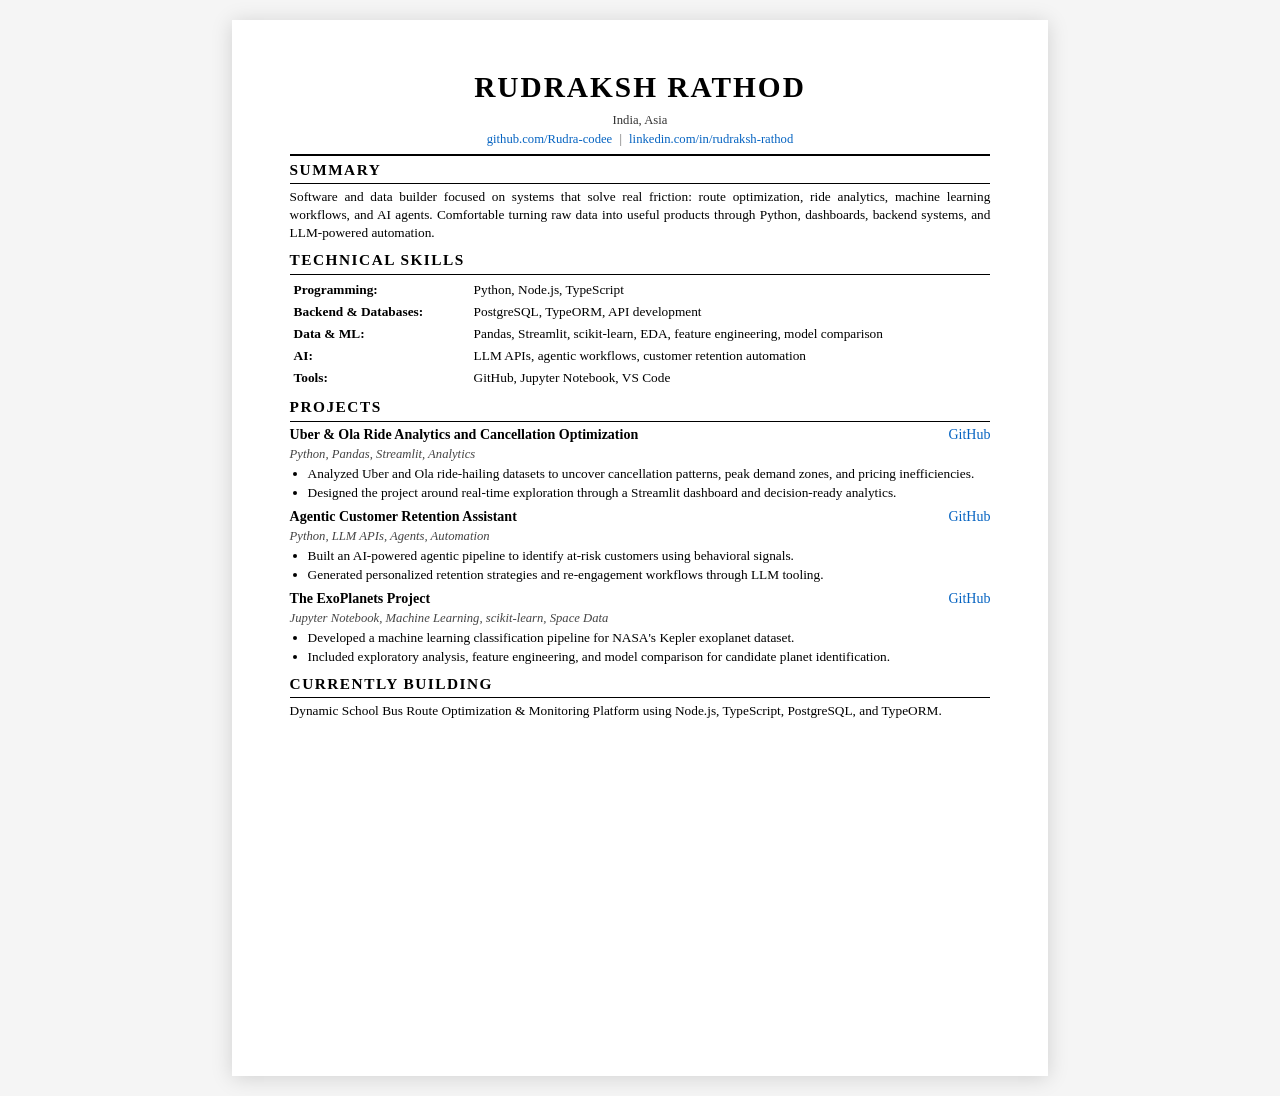
<file: resume.html>
<!DOCTYPE html>
<html lang="en">

<head>
    <meta charset="UTF-8">
    <meta name="viewport" content="width=device-width, initial-scale=1.0">
    <title>Rudraksh Rathod - Resume</title>
    <style>
        @page {
            size: A4;
            margin: 0;
        }

        * {
            margin: 0;
            padding: 0;
            box-sizing: border-box;
        }

        body {
            font-family: Georgia, "Times New Roman", serif;
            font-size: 10.5pt;
            line-height: 1.35;
            color: #000;
            background: #f5f5f5;
            display: flex;
            justify-content: center;
            padding: 20px;
        }

        .resume-page {
            width: 8.5in;
            min-height: 11in;
            background: #fff;
            padding: 0.5in 0.6in;
            box-shadow: 0 2px 20px rgba(0, 0, 0, 0.15);
        }

        .header {
            text-align: center;
            margin-bottom: 4px;
        }

        .header h1 {
            font-size: 22pt;
            font-weight: 700;
            letter-spacing: 2px;
            text-transform: uppercase;
            margin-bottom: 4px;
        }

        .header .contact-line,
        .header .links-line {
            font-size: 9.5pt;
            color: #333;
            margin-bottom: 2px;
        }

        a {
            color: #0563c1;
            text-decoration: none;
        }

        a:hover {
            text-decoration: underline;
        }

        .separator-bold {
            border: none;
            border-top: 2px solid #000;
            margin: 6px 0 4px 0;
        }

        .separator-thin {
            border: none;
            border-top: 1px solid #000;
            margin: 3px 0 4px 0;
        }

        .section {
            margin-bottom: 8px;
        }

        .section-title {
            font-size: 11.5pt;
            font-weight: 700;
            text-transform: uppercase;
            letter-spacing: 1.5px;
        }

        .summary-text,
        li {
            font-size: 10pt;
            text-align: justify;
        }

        .skills-table {
            width: 100%;
            border-collapse: collapse;
            font-size: 10pt;
        }

        .skills-table td {
            padding: 2px 4px;
            vertical-align: top;
        }

        .skills-table td:first-child {
            font-weight: 700;
            width: 180px;
            white-space: nowrap;
        }

        .project-header {
            display: flex;
            justify-content: space-between;
            align-items: baseline;
            margin-bottom: 1px;
            gap: 16px;
        }

        .project-title {
            font-weight: 700;
            font-size: 10.5pt;
        }

        .project-tech {
            font-style: italic;
            font-size: 9.5pt;
            color: #444;
            margin-bottom: 2px;
        }

        .project-bullets {
            padding-left: 18px;
            margin-top: 1px;
        }

        .project-bullets li {
            margin-bottom: 1px;
        }

        .edu-row {
            display: flex;
            justify-content: space-between;
            align-items: baseline;
        }

        .edu-degree {
            font-weight: 700;
            font-size: 10.5pt;
        }

        .edu-date {
            font-size: 10pt;
            font-style: italic;
        }

        .edu-school,
        .edu-details {
            font-size: 10pt;
            color: #333;
        }

        .pipe {
            margin: 0 4px;
            color: #666;
        }

        @media print {
            body {
                background: #fff;
                padding: 0;
            }

            .resume-page {
                box-shadow: none;
                padding: 0.4in 0.5in;
                min-height: auto;
            }
        }
    </style>
</head>

<body>
    <div class="resume-page">
        <div class="header">
            <h1>Rudraksh Rathod</h1>
            <div class="contact-line">India, Asia</div>
            <div class="links-line">
                <a href="https://github.com/Rudra-codee">github.com/Rudra-codee</a>
                <span class="pipe">|</span>
                <a href="https://www.linkedin.com/in/rudraksh-rathod-5a891431a/">linkedin.com/in/rudraksh-rathod</a>
            </div>
        </div>

        <hr class="separator-bold">

        <div class="section">
            <div class="section-title">Summary</div>
            <hr class="separator-thin">
            <p class="summary-text">
                Software and data builder focused on systems that solve real friction: route optimization, ride analytics,
                machine learning workflows, and AI agents. Comfortable turning raw data into useful products through
                Python, dashboards, backend systems, and LLM-powered automation.
            </p>
        </div>

        <div class="section">
            <div class="section-title">Technical Skills</div>
            <hr class="separator-thin">
            <table class="skills-table">
                <tr>
                    <td>Programming:</td>
                    <td>Python, Node.js, TypeScript</td>
                </tr>
                <tr>
                    <td>Backend & Databases:</td>
                    <td>PostgreSQL, TypeORM, API development</td>
                </tr>
                <tr>
                    <td>Data & ML:</td>
                    <td>Pandas, Streamlit, scikit-learn, EDA, feature engineering, model comparison</td>
                </tr>
                <tr>
                    <td>AI:</td>
                    <td>LLM APIs, agentic workflows, customer retention automation</td>
                </tr>
                <tr>
                    <td>Tools:</td>
                    <td>GitHub, Jupyter Notebook, VS Code</td>
                </tr>
            </table>
        </div>

        <div class="section">
            <div class="section-title">Projects</div>
            <hr class="separator-thin">

            <div style="margin-bottom: 6px;">
                <div class="project-header">
                    <span class="project-title">Uber & Ola Ride Analytics and Cancellation Optimization</span>
                    <a href="https://github.com/Rudra-codee" target="_blank">GitHub</a>
                </div>
                <div class="project-tech">Python, Pandas, Streamlit, Analytics</div>
                <ul class="project-bullets">
                    <li>Analyzed Uber and Ola ride-hailing datasets to uncover cancellation patterns, peak demand zones, and pricing inefficiencies.</li>
                    <li>Designed the project around real-time exploration through a Streamlit dashboard and decision-ready analytics.</li>
                </ul>
            </div>

            <div style="margin-bottom: 6px;">
                <div class="project-header">
                    <span class="project-title">Agentic Customer Retention Assistant</span>
                    <a href="https://github.com/Rudra-codee" target="_blank">GitHub</a>
                </div>
                <div class="project-tech">Python, LLM APIs, Agents, Automation</div>
                <ul class="project-bullets">
                    <li>Built an AI-powered agentic pipeline to identify at-risk customers using behavioral signals.</li>
                    <li>Generated personalized retention strategies and re-engagement workflows through LLM tooling.</li>
                </ul>
            </div>

            <div style="margin-bottom: 6px;">
                <div class="project-header">
                    <span class="project-title">The ExoPlanets Project</span>
                    <a href="https://github.com/Rudra-codee" target="_blank">GitHub</a>
                </div>
                <div class="project-tech">Jupyter Notebook, Machine Learning, scikit-learn, Space Data</div>
                <ul class="project-bullets">
                    <li>Developed a machine learning classification pipeline for NASA's Kepler exoplanet dataset.</li>
                    <li>Included exploratory analysis, feature engineering, and model comparison for candidate planet identification.</li>
                </ul>
            </div>
        </div>

        <div class="section">
            <div class="section-title">Currently Building</div>
            <hr class="separator-thin">
            <p class="summary-text">
                Dynamic School Bus Route Optimization & Monitoring Platform using Node.js, TypeScript, PostgreSQL, and TypeORM.
            </p>
        </div>
    </div>
</body>

</html>
</file>
